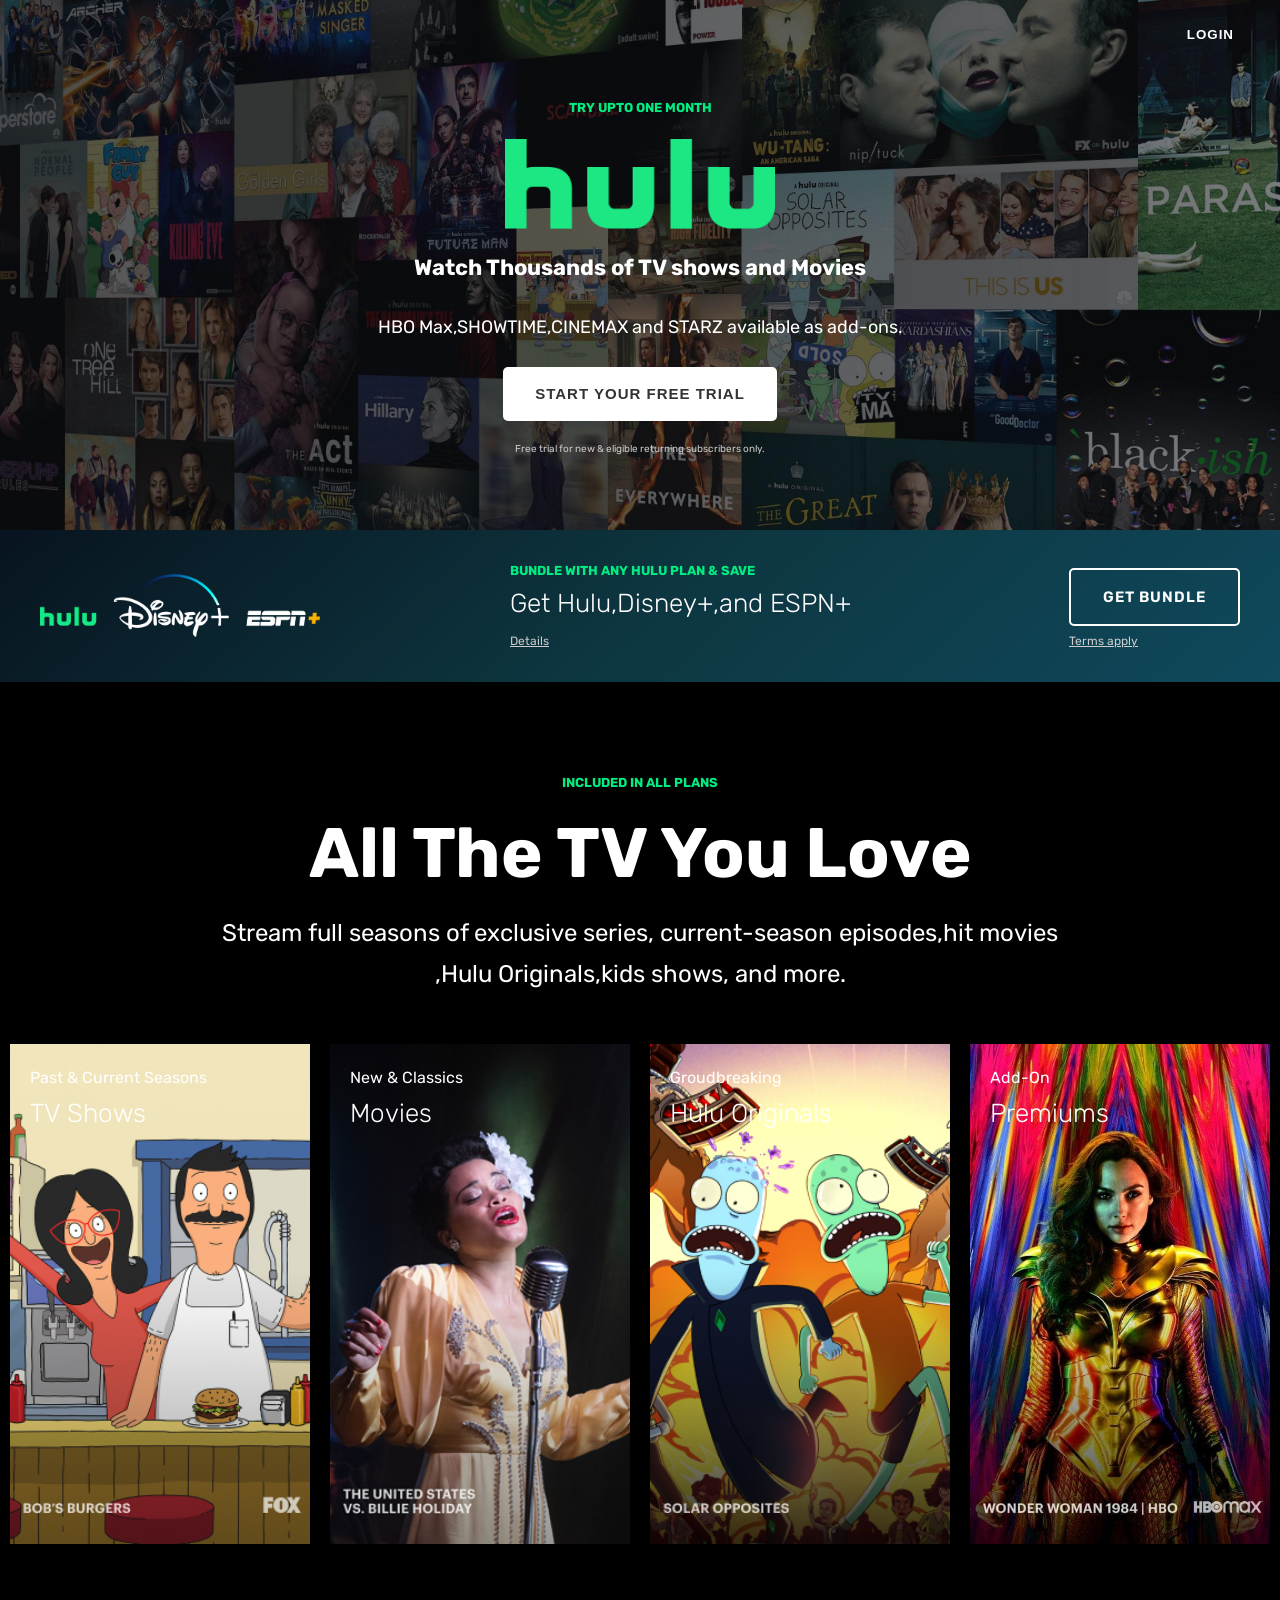
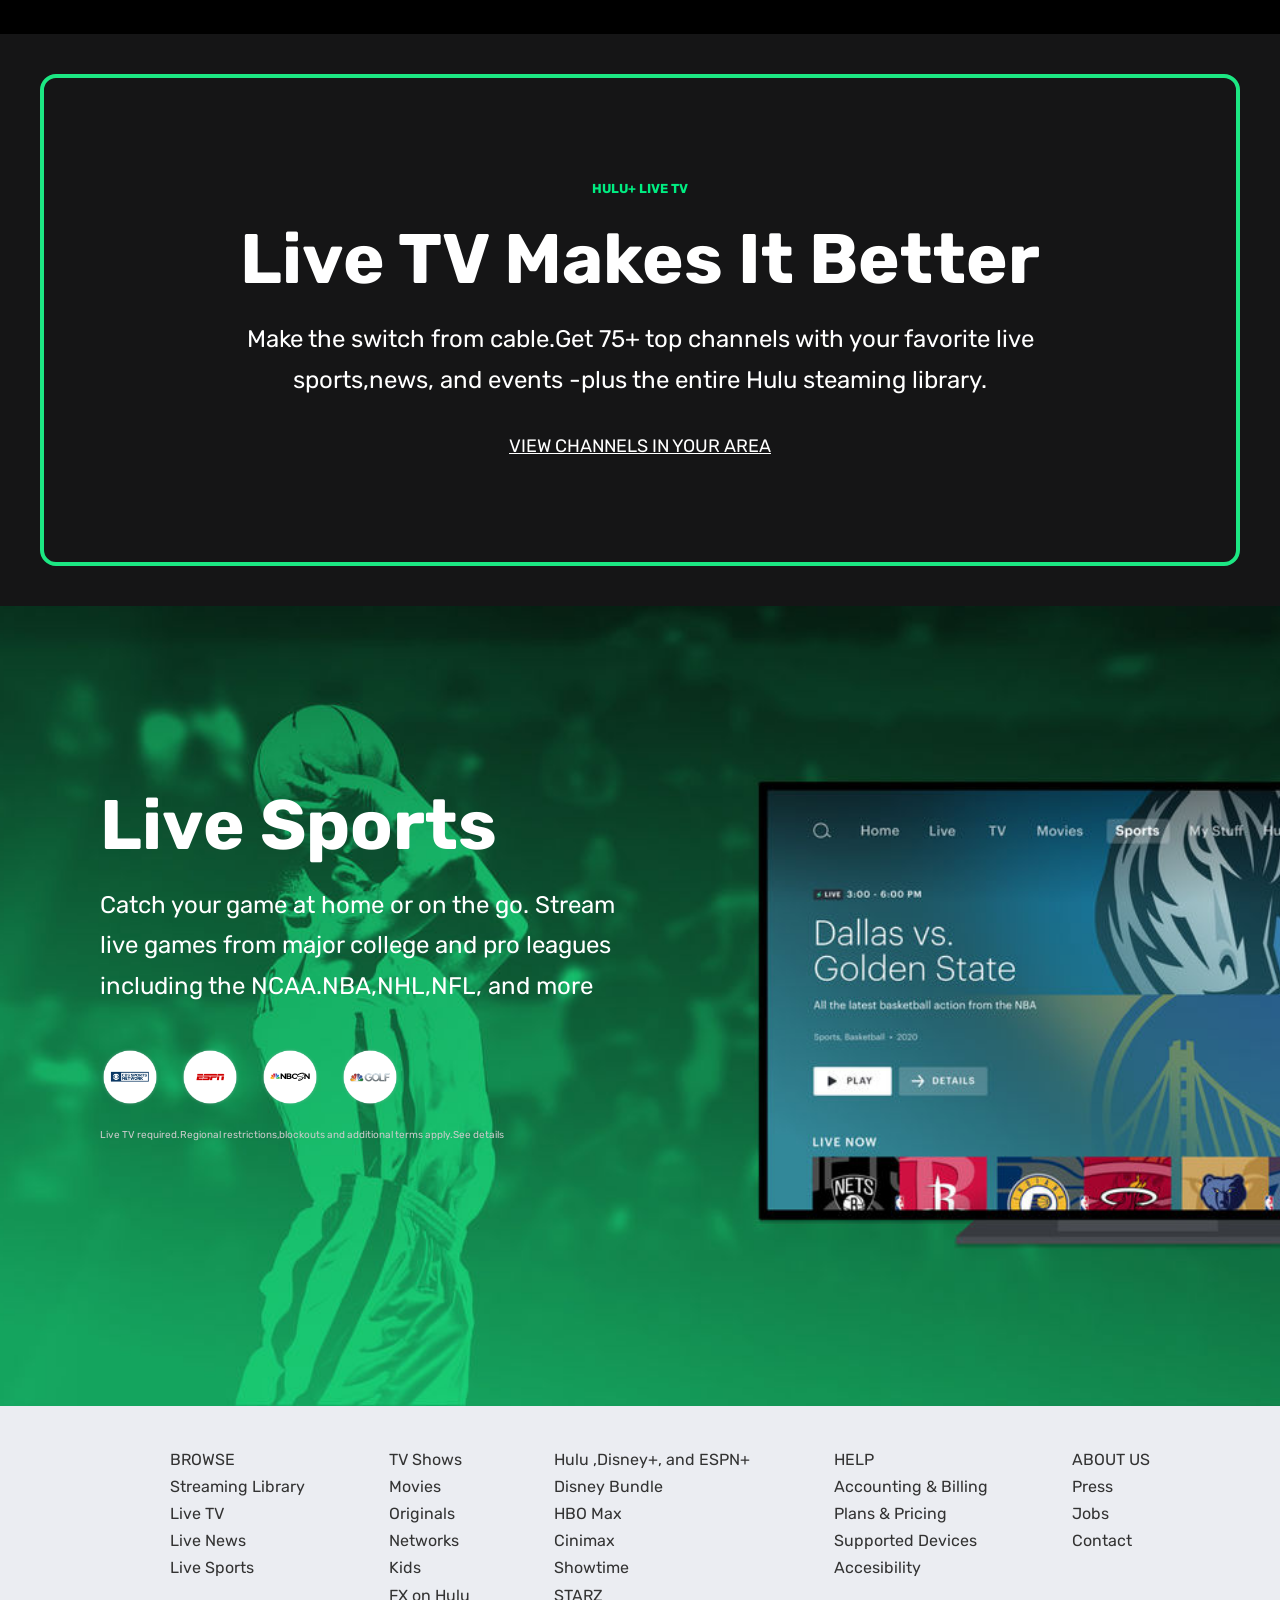
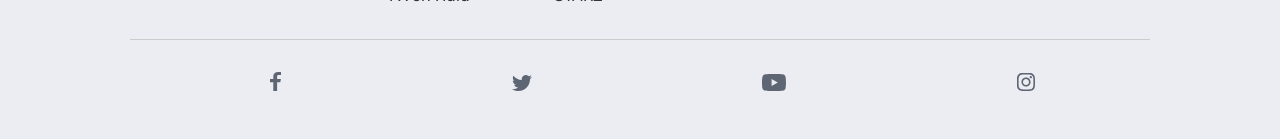
<file: index.html>
<!DOCTYPE html>
<html lang="en">
<head>
    <meta charset="UTF-8">
    <meta name="viewport" content="width=device-width, initial-scale=1.0">
    <link rel="stylesheet" href="style.css">
    <title>Stream TV Movies Live and Online| Hulu</title>
</head>
<body>
    <header class="header">
        <nav>
        <ul>
            <li>
                <button class="login-btn">LogIn</button>
            </li>
        </ul>
        </nav>
        <div class="header-content">
        <h4>Try upto One month</h4>
        <img src="Images/logo.png" alt="Hulu" class="logo">
        <div class="header-text-1">Watch Thousands of TV
            shows and Movies
        </div>
        <div class="header-text-2">HBO Max,SHOWTIME,CINEMAX and STARZ available
            as add-ons.
        </div>
        <button class="btn btn-cta">Start Your Free Trial</button>
        <div class="legal-text">
            Free trial for new & eligible returning subscribers only.
        </div>
        </div>
    </header>
    <section class="sub-header">
      <img src="Images/logos.png"  alt="">
      <div class="getbundle-btn">
        <h4>Bundle with any Hulu plan & save</h4>
        <h3>Get Hulu,Disney+,and ESPN+</h3>
        <a href="#" class="sub-link">Details</a>
      </div> 
      <div>
        <a href="#" class="btn btn-outline">Get Bundle</a>
        <a href="#"  class="sub-link">Terms apply</a>
      </div>
    </section>
    <section class="categories">
        <h4>Included in all plans</h4>
        <div class="text-xl">All The TV You Love</div>
        <div class="sub-text">Stream full seasons of exclusive series,
          current-season episodes,hit movies ,Hulu Originals,kids shows,
          and more.</div>  
        <div class="covers">
           <div class="cover-1">
            <div class="cover-grad"></div>
            <div class="cover-text">
              <div class="sub-title">Past & Current Seasons</div>  
              <h3>TV Shows</h3>
            </div>
           </div> 
           <div class="cover-2">
            <div class="cover-grad"></div>
            <div class="cover-text">
              <div class="sub-title">New & Classics</div>  
              <h3>Movies</h3>
            </div>
           </div> 
           <div class="cover-3">
            <div class="cover-grad"></div>
            <div class="cover-text">
              <div class="sub-title">Groudbreaking</div>  
              <h3>Hulu Originals</h3>
            </div>
           </div> 
           <div class="cover-4">
            <div class="cover-grad"></div>
            <div class="cover-text">
              <div class="sub-title">Add-On</div>  
              <h3>Premiums</h3>
            </div>
           </div> 
        </div>
    </section>
    <section class="live">
    <div class="live-border">
        <h4>Hulu+ Live TV</h4>
        <div class="text-xl">Live TV Makes It Better</div>
        <div class="sub-text">Make the switch from cable.Get 75+ top channels with your favorite
            live sports,news, and events -plus the entire Hulu steaming library.
        </div>
        <a href="#">View Channels in your Area</a> 
    </div>
    </section>
    <section class="live-sports">
        <div class="live-sports-content">
            <div class="text-xl">Live Sports</div>
            <div class="sub-text">Catch your game at home or on the go.
                Stream live games from major college and pro leagues including the NCAA.NBA,NHL,NFL,
                and more
            </div>
            <div class="live-sports-logos">
                <div>
                    <img src="Images/live-sports-logo-1.png" alt=""/>
                </div>
                <div>
                    <img src="Images/live-sports-logo-2.png" alt=""/>
                </div>
                <div>
                    <img src="Images/live-sports-logo-3.svg" alt=""/>
                </div>
                <div>
                    <img src="Images/live-sports-logo-4.png" alt=""/>
                </div>
            </div>
        <div class="legal-text">
        Live TV required.Regional restrictions,blockouts and 
        additional
        terms apply.See details
        </div>
        </div>
    </section>
    <footer class="footer">
    <div class="footer-container">
       <div class="footer-lists">
        <ul>
            <li class="list-head">BROWSE</li>
            <li><a href="#">Streaming Library</a></li>
            <li><a href="#">Live TV</a></li>
            <li><a href="#">Live News</a></li>
            <li><a href="#">Live Sports</a></li>

        </ul>
        <ul>
            <li><a href="#">TV Shows</a></li>
            <li><a href="#">Movies</a></li>
            <li><a href="#">Originals</a></li>
            <li><a href="#">Networks</a></li>
            <li><a href="#">Kids</a></li>
            <li><a href="#">FX on Hulu</a></li>

        </ul>
        <ul>
            <li><a href="#">Hulu ,Disney+, and ESPN+</a></li>
            <li><a href="#">Disney Bundle</a></li>
            <li><a href="#">HBO Max</a></li>
            <li><a href="#">Cinimax</a></li>
            <li><a href="#">Showtime</a></li>
            <li><a href="#">STARZ</a></li>

        </ul>
        <ul>
            <li class="list-head">HELP</li>
            <li><a href="#">Accounting & Billing</a></li>
            <li><a href="#">Plans & Pricing</a></li>
            <li><a href="#">Supported Devices</a></li>
            <li><a href="#">Accesibility</a></li>
            

        </ul>
        <ul>
            <li class="list-head">ABOUT US</li>
            <li><a href="#">Press</a></li>
            <li><a href="#">Jobs</a></li>
            <li><a href="#">Contact</a></li>
           
            

        </ul>
       </div>
    <div class="divider"></div>
       <div class="social-icons">
        <a href="#"><img src="Images/facebook.svg" width="60%" height="60%" alt=""/></a>
        <a href="#"><img src="Images/twitter.svg"  width="60%" height="60%" alt=""/></a>
        <a href="#"><img src="Images/youtube.svg"  width="60%" height="60%" alt=""/></a>
        <a href="#"><img src="Images/instagram.svg"  width="60%" height="60%" alt=""/></a>
       </div>
    </div>
    </footer>
    
    
    

    
</body>
</html>
</file>
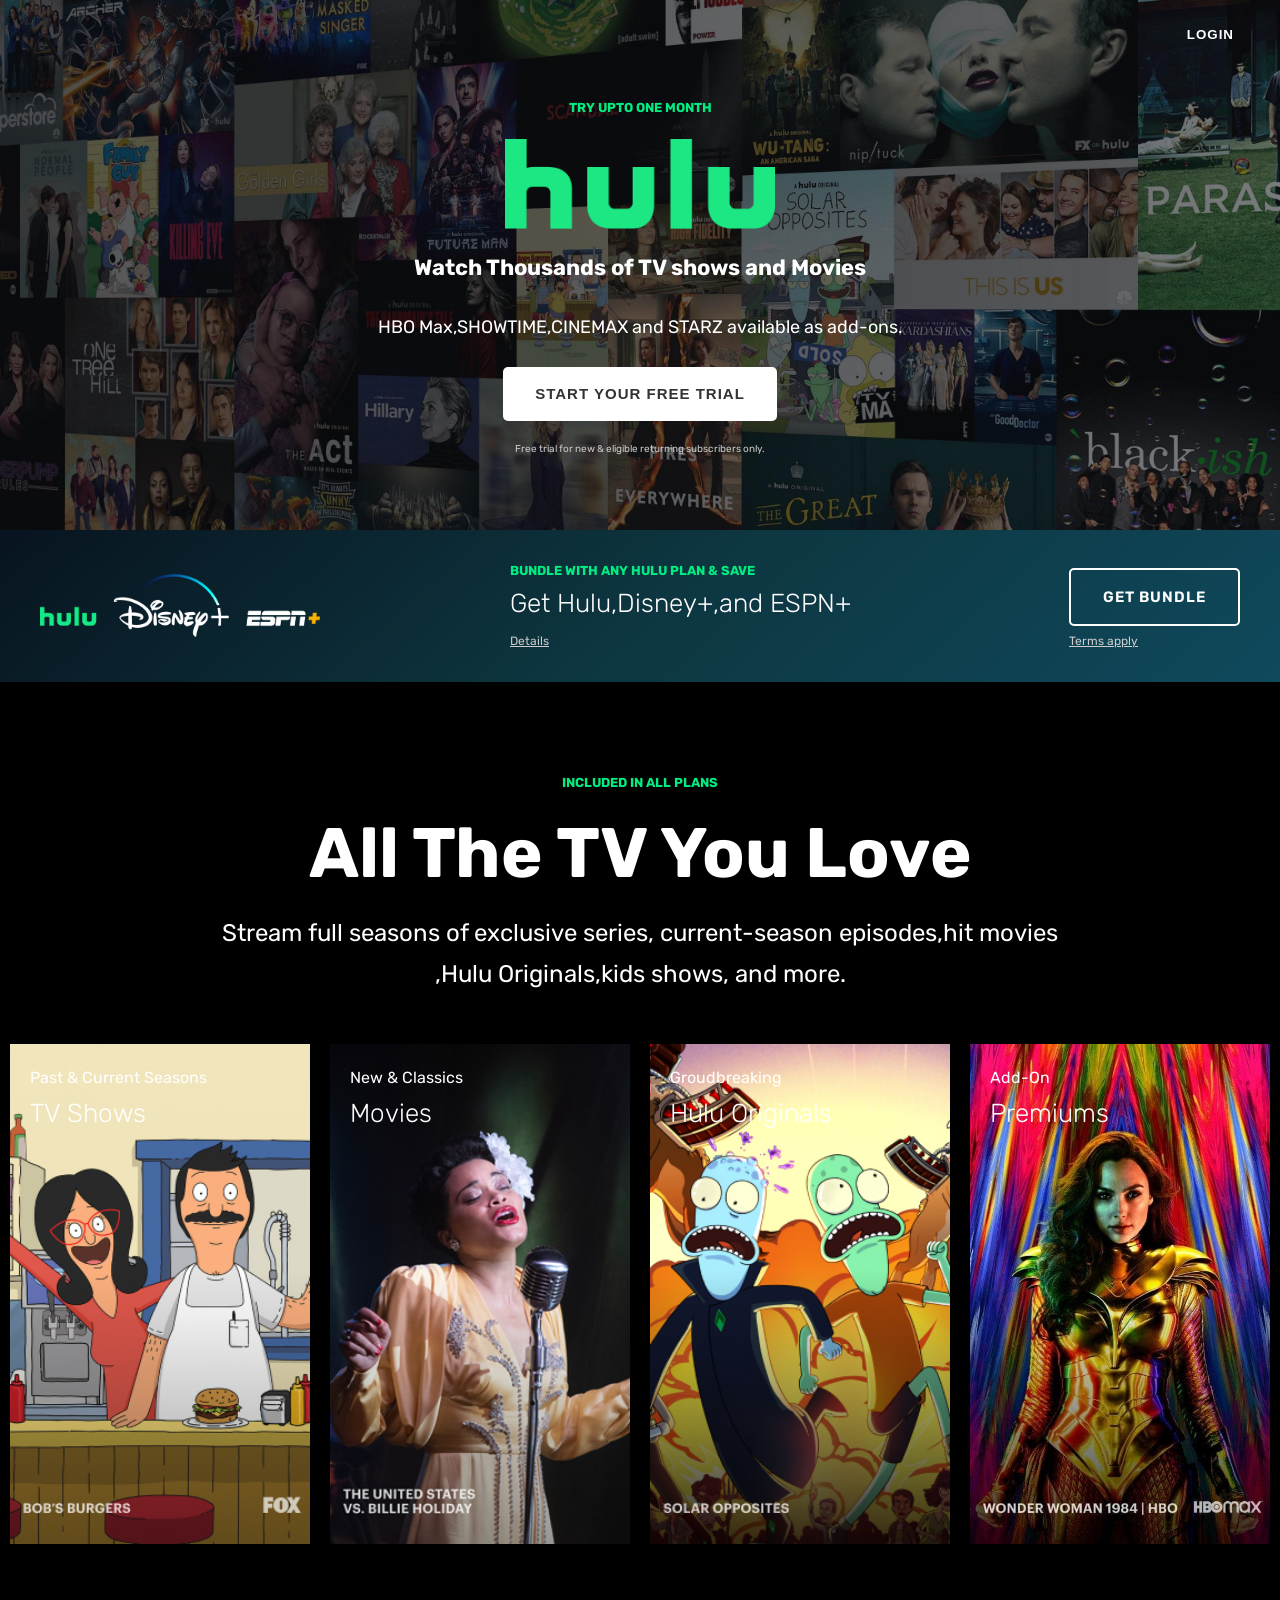
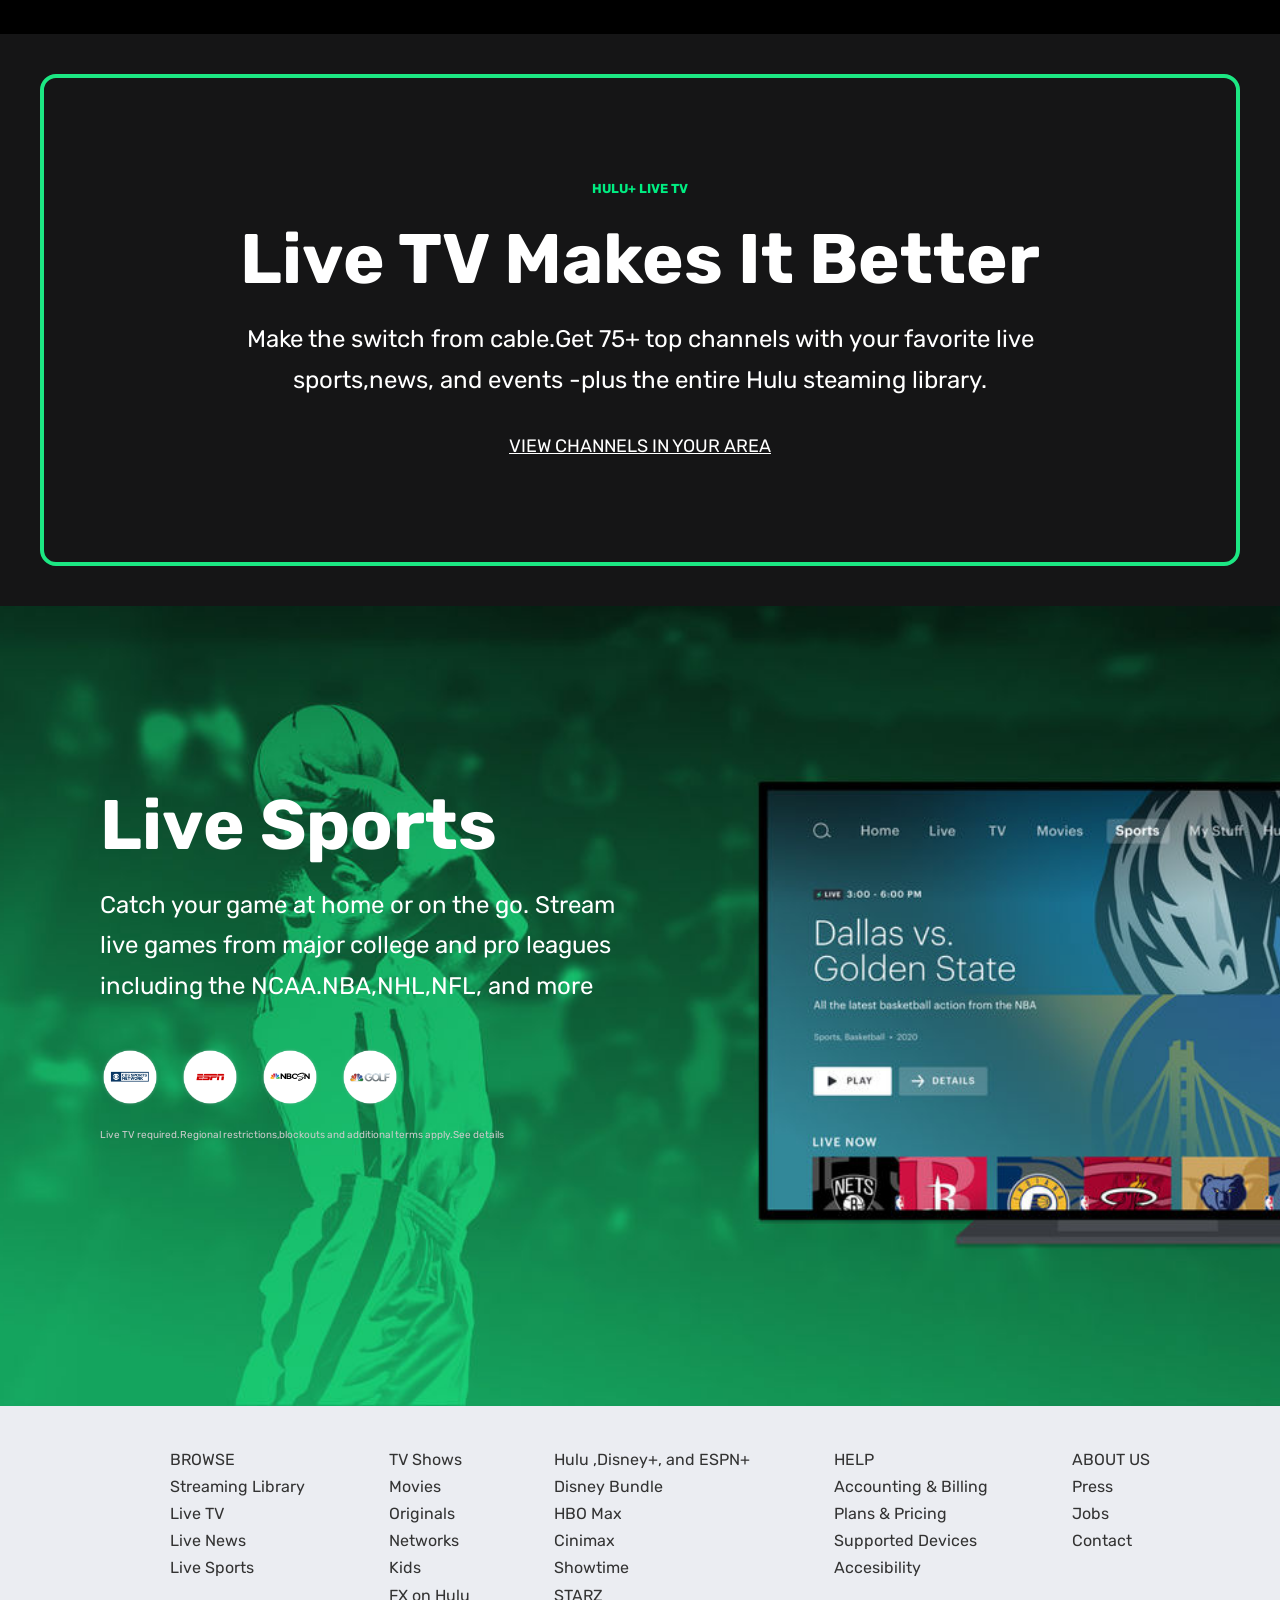
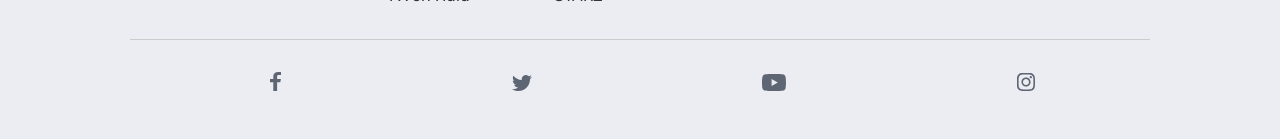
<file: index2.html>
<!DOCTYPE html>
<html lang="en">
<head>
    <meta charset="UTF-8">
    <meta name="viewport" content="width=device-width, initial-scale=1.0">
    <link rel="stylesheet" href="index2.css">
    <title>Stream TV Movies Live and Online| Hulu</title>
</head>
<body>
    <header class="header">
        <nav>
        <ul>
            <li>
                <button class="login-btn">LogIn</button>
            </li>
        </ul>
        </nav>
        <div class="header-content">
        <h4>Try upto One month</h4>
        <img src="Images/logo.png" alt="Hulu" class="logo">
        <div class="header-text-1">Watch Thousands of TV
            shows and Movies
        </div>
        <div class="header-text-2">HBO Max,SHOWTIME,CINEMAX and STARZ available
            as add-ons.
        </div>
        <button class="btn btn-cta">Start Your Free Trial</button>
        <div class="legal-text">
            Free trial for new & eligible returning subscribers only.
        </div>
        </div>
    </header>
    <section class="sub-header">
      <img src="Images/logos.png"  alt="">
      <div class="getbundle-btn">
        <h4>Bundle with any Hulu plan & save</h4>
        <h3>Get Hulu,Disney+,and ESPN+</h3>
        <a href="#" class="sub-link">Details</a>
      </div> 
      <div>
        <a href="#" class="btn btn-outline">Get Bundle</a>
        <a href="#"  class="sub-link">Terms apply</a>
      </div>
    </section>
    <section class="categories">
        <h4>Included in all plans</h4>
        <div class="text-xl">All The TV You Love</div>
        <div class="sub-text">Stream full seasons of exclusive series,
          current-season episodes,hit movies ,Hulu Originals,kids shows,
          and more.</div>  
        <div class="covers">
           <div class="cover-1">
            <div class="cover-grad"></div>
            <div class="cover-text">
              <div class="sub-title">Past & Current Seasons</div>  
              <h3>TV Shows</h3>
            </div>
           </div> 
           <div class="cover-2">
            <div class="cover-grad"></div>
            <div class="cover-text">
              <div class="sub-title">New & Classics</div>  
              <h3>Movies</h3>
            </div>
           </div> 
           <div class="cover-3">
            <div class="cover-grad"></div>
            <div class="cover-text">
              <div class="sub-title">Groudbreaking</div>  
              <h3>Hulu Originals</h3>
            </div>
           </div> 
           <div class="cover-4">
            <div class="cover-grad"></div>
            <div class="cover-text">
              <div class="sub-title">Add-On</div>  
              <h3>Premiums</h3>
            </div>
           </div> 
        </div>
    </section>
    <section class="live">
    <div class="live-border">
        <h4>Hulu+ Live TV</h4>
        <div class="text-xl">Live TV Makes It Better</div>
        <div class="sub-text">Make the switch from cable.Get 75+ top channels with your favorite
            live sports,news, and events -plus the entire Hulu steaming library.
        </div>
        <a href="#">View Channels in your Area</a> 
    </div>
    </section>
    <section class="live-sports">
        <div class="live-sports-content">
            <div class="text-xl">Live Sports</div>
            <div class="sub-text">Catch your game at home or on the go.
                Stream live games from major college and pro leagues including the NCAA.NBA,NHL,NFL,
                and more
            </div>
            <div class="live-sports-logos">
                <div>
                    <img src="Images/live-sports-logo-1.png" alt=""/>
                </div>
                <div>
                    <img src="Images/live-sports-logo-2.png" alt=""/>
                </div>
                <div>
                    <img src="Images/live-sports-logo-3.svg" alt=""/>
                </div>
                <div>
                    <img src="Images/live-sports-logo-4.png" alt=""/>
                </div>
            </div>
        <div class="legal-text">
        Live TV required.Regional restrictions,blockouts and 
        additional
        terms apply.See details
        </div>
        </div>
    </section>
    <footer class="footer">
    <div class="footer-container">
       <div class="footer-lists">
        <ul>
            <li class="list-head">BROWSE</li>
            <li><a href="#">Streaming Library</a></li>
            <li><a href="#">Live TV</a></li>
            <li><a href="#">Live News</a></li>
            <li><a href="#">Live Sports</a></li>

        </ul>
        <ul>
            <li><a href="#">TV Shows</a></li>
            <li><a href="#">Movies</a></li>
            <li><a href="#">Originals</a></li>
            <li><a href="#">Networks</a></li>
            <li><a href="#">Kids</a></li>
            <li><a href="#">FX on Hulu</a></li>

        </ul>
        <ul>
            <li><a href="#">Hulu ,Disney+, and ESPN+</a></li>
            <li><a href="#">Disney Bundle</a></li>
            <li><a href="#">HBO Max</a></li>
            <li><a href="#">Cinimax</a></li>
            <li><a href="#">Showtime</a></li>
            <li><a href="#">STARZ</a></li>

        </ul>
        <ul>
            <li class="list-head">HELP</li>
            <li><a href="#">Accounting & Billing</a></li>
            <li><a href="#">Plans & Pricing</a></li>
            <li><a href="#">Supported Devices</a></li>
            <li><a href="#">Accesibility</a></li>
            

        </ul>
        <ul>
            <li class="list-head">ABOUT US</li>
            <li><a href="#">Press</a></li>
            <li><a href="#">Jobs</a></li>
            <li><a href="#">Contact</a></li>
           
            

        </ul>
       </div>
    <div class="divider"></div>
       <div class="social-icons">
        <a href="#"><img src="Images/facebook.svg" width="60%" height="60%" alt=""/></a>
        <a href="#"><img src="Images/twitter.svg"  width="60%" height="60%" alt=""/></a>
        <a href="#"><img src="Images/youtube.svg"  width="60%" height="60%" alt=""/></a>
        <a href="#"><img src="Images/instagram.svg"  width="60%" height="60%" alt=""/></a>
       </div>
    </div>
    </footer>
    
    
    

    
</body>
</html>
</file>
<file: style.css>
@import url('https://fonts.googleapis.com/css2?family=Rubik:wght@300;400;600;700&display=swap');
*{
    box-sizing:border-box;
    margin: 0;
    padding 0;
}

html,
body{
    font-family: 'Rubik',sans-serif;
    background: #000;
    color: #fff;
    line-height: 1.7;
    overflow-x: hidden;
}
a{
    color:#fff;
    text-decoration: none;

}
a:hover{
    color:#ccc;

}
ul{
    list-style-type: none;
}
img{
    width: 100%;
}
h3{
    font-size: 26px;
    font-weight: 300;
}
h4{
    color:#00ed82;
    font-size: 13px;
    text-transform: uppercase;
}
.btn{
    display: inline-block;
    background: #fff;
    color:#333;
    min-width:135px;
    padding:20px 32px;
    font-size:15px;
    font-weight: 600;
    line-height: 14px;
    border:none;
    border-radius: 5px;
    letter-spacing: 1px;
    cursor: pointer;
    text-transform: uppercase;
}
.btn-cta:hover{
    opacity: 0.8;
}
.btn-outline{
    background: none;
    color:#fff;
    border: 2px solid #fff;
}
.btn-outline:hover{
       color: #fff;
       border-color: #ccc;

}
.btn-dark{
    background: #000;
    color:#fff;
}
.legal-text{
    font-size:10px;
    color:#ccc;
    margin-top: 20px;
}
.sub-link{
    display:block;
    color:#ccc;
    font-size:12px;
    margin-top:5px;
    text-decoration:underline;
}
.text-xl{
    font-size: 70px;
    font-weight: bold;
}
.sub-text{
    max-width: 850px;
    margin-bottom: 10px;
    font-size:24px;
}
/*header*/
.header{
    height: 530px;
    background: url(Images/header.jpg) no-repeat center center/cover;
}
.header nav{
    display: flex;
    justify-content: flex-end;
    padding: 20px 40px;
}
.header nav .login-btn{
    cursor: pointer;
    background:none;
    border: none;
    color: #fff;
    font-weight: bold;
    text-transform: uppercase;
    letter-spacing: 1px;
}
.header .logo{
    width: 270px;
    margin:20px 0;
}
.header .header-content
{
    display:flex;
    flex-direction: column;
    justify-content: flex-start;
    align-items: center;
    margin-top: 30px;
}

.header .header-text-1
{
    font-size: 22px;
    font-weight: bold;

}
.header .header-text-2
{
    font-size: 18px;
    margin: 25px 0;
    
}

/*sub header*/
.sub-header
{
    display: grid;
    grid-template-columns: 2fr 4fr 2fr;
    gap: 40px;
    align-items: center;
    padding: 30px 40px;
    background: linear-gradient(
      318.68deg,
      #0f495c 0%,
      #0d3640 49.72%,
      #08141f 100%

    );

}
.getbundle-btn{
    margin-left: 150px;
}
.sub-header >div:last-of-type{
    justify-self: end;
    align-self: end;
}
.sub-header >div:last-of-type.sub-link{
   text-align: center;
}
/*categories*/
.categories{
    display: flex;
    flex-direction: column;
    align-items: center;
    justify-content: center;
    text-align: center;
    padding: 90px 40px;
}
.categories .covers
{
    display: grid;
    grid-template-columns: repeat(4,1fr);
    gap:20px;
    margin-top:40px;

}
.categories .covers >div{
    height: 500px;
    width: 300px;
    position: relative;
}
.categories .cover-grad{
    position: absolute;
    top: 0;
    left:0;
    width:100%;
    height:100%;
    background: linear-gradient(
        156.82deg,
        rgba(0,0,0,0.6) 4.58%
        rgba(0,0,0,0)69.61%
    ),
    linear-gradient(24.5deg,rgba(0,0,0,0.2)4.71%,rgba(0,0,0,0)
    71.49%);
}
.categories .cover-text{
    position: absolute;
    top:20px;
    left:20px;
    text-align: left;

}
.cover-1{
    background: url(Images/cover-1.jpg)no-repeat center center/cover;
}
.cover-2{
    background: url(Images/cover-2.jpg)no-repeat center center/cover;
}
.cover-3{
    background: url(Images/cover-3.jpg)no-repeat center center/cover;
}
.cover-4{
    background: url(Images/cover-4.jpg)no-repeat center center/cover;
}
/*live*/
.live{
    background: #151516;
    padding: 40px;
}
.live-border{
    border:4px solid #1ce783;
    border-radius:16px;
    padding: 100px;
    display: flex;
    flex-direction: column;
    align-items: center;
    justify-content: center;
    text-align: center;
}
.live a{
    text-transform: uppercase;
    font-size: 18px;
    margin-top: 20px;
    text-decoration: underline;
}
/*live sports*/
.live-sports{
    background: url(Images/live-sports.jpg)no-repeat center center/cover;
    height: 800px;
    position: relative;
}
.live-sports-content{
    position: absolute;
    top:160px;
    left:100px;
    max-width: 550px;
}
.live-sports-logos{
    width:300px;
    margin-top:40px;
    display:flex;
    align-items: center;
    justify-content: space-between;
}
.live-sports-logos >div{
    background:url(Images/network-logo-bg.png) no-repeat center center/cover ;
    height: 60px;
    width: 60px;
    display: flex;
    justify-content: center;
    align-items: center;
}
.live-sports-logos img{
    width: 40px;
}
/*footer*/
.footer{
    background: #ebedf2;
    color: #333;
}
.footer a{
    color:#333;

    
}
.footer-container{
    max-width: 1100px;
    margin: auto;
    padding: 40px;
}
.footer-lists{
    display: flex;
    justify-content: space-between;
}
.footer-list .list-head{
    text-transform: uppercase;
    font-weight: bold;
    margin-bottom: 5px;
}
.divider{
    width:100%;
    height: 3px;
    border-top: 1px #ccc solid;
    margin: 30px 0;
}
.social-icons{
    display: flex;
   justify-content: center;
   justify-content: space-around;
   align-items: center;
   

    margin-left: 25px;
}
.

/*media queries*/
@media(max-width:1100px)
{
.categories.covers{
    grid-template-columns: 1fr 1fr;
}
.getbundle-btn{
    margin-left: 0;
}
}
@media(max-width:768px)
{
.header .logo{
    width: 200px;

}
.header .header-content{
    text-align: center;
    padding: 0 20px;
}
.header .header-text-1
{
    margin-bottom: 40px;
}
.header .header-text-2
{
    display: none;
}
.sub-header{
    grid-template-columns: 1fr;
    text-align: center;
    gap:20px;
}
.sub-header img{
    width: 250px;
    margin: auto;
}
.sub-header >div:last-of-type{
    justify-self: center;
    align-self: center;
}
.text-xl{
    line-height: 1.3;
    font-size: 40px;
}
.sub-text{
    font-size:20px;
}
.categories.covers{
    grid-template-columns: 1fr;
}
.live-border{
    padding: 30px 10px;
}
.live-sports{
    background: url(Images/live-sports-small.jpg) no-repeat center center/cover;

}
.live-sports-content{
    top:30px;
    left:30px;
    margin-top:60px;
}
.footer-lists{
    flex-direction: column;
}

}
</file>
<file: index2.css>
@import url('https://fonts.googleapis.com/css2?family=Rubik:wght@300;400;600;700&display=swap');
*{
    box-sizing:border-box;
    margin: 0;
    padding 0;
}

html,
body{
    font-family: 'Rubik',sans-serif;
    background: #000;
    color: #fff;
    line-height: 1.7;
    overflow-x: hidden;
}
a{
    color:#fff;
    text-decoration: none;

}
a:hover{
    color:#ccc;

}
ul{
    list-style-type: none;
}
img{
    width: 100%;
}
h3{
    font-size: 26px;
    font-weight: 300;
}
h4{
    color:#00ed82;
    font-size: 13px;
    text-transform: uppercase;
}
.btn{
    display: inline-block;
    background: #fff;
    color:#333;
    min-width:135px;
    padding:20px 32px;
    font-size:15px;
    font-weight: 600;
    line-height: 14px;
    border:none;
    border-radius: 5px;
    letter-spacing: 1px;
    cursor: pointer;
    text-transform: uppercase;
}
.btn-cta:hover{
    opacity: 0.8;
}
.btn-outline{
    background: none;
    color:#fff;
    border: 2px solid #fff;
}
.btn-outline:hover{
       color: #fff;
       border-color: #ccc;

}
.btn-dark{
    background: #000;
    color:#fff;
}
.legal-text{
    font-size:10px;
    color:#ccc;
    margin-top: 20px;
}
.sub-link{
    display:block;
    color:#ccc;
    font-size:12px;
    margin-top:5px;
    text-decoration:underline;
}
.text-xl{
    font-size: 70px;
    font-weight: bold;
}
.sub-text{
    max-width: 850px;
    margin-bottom: 10px;
    font-size:24px;
}
/*header*/
.header{
    height: 530px;
    background: url(Images/header.jpg) no-repeat center center/cover;
}
.header nav{
    display: flex;
    justify-content: flex-end;
    padding: 20px 40px;
}
.header nav .login-btn{
    cursor: pointer;
    background:none;
    border: none;
    color: #fff;
    font-weight: bold;
    text-transform: uppercase;
    letter-spacing: 1px;
}
.header .logo{
    width: 270px;
    margin:20px 0;
}
.header .header-content
{
    display:flex;
    flex-direction: column;
    justify-content: flex-start;
    align-items: center;
    margin-top: 30px;
}

.header .header-text-1
{
    font-size: 22px;
    font-weight: bold;

}
.header .header-text-2
{
    font-size: 18px;
    margin: 25px 0;
    
}

/*sub header*/
.sub-header
{
    display: grid;
    grid-template-columns: 2fr 4fr 2fr;
    gap: 40px;
    align-items: center;
    padding: 30px 40px;
    background: linear-gradient(
      318.68deg,
      #0f495c 0%,
      #0d3640 49.72%,
      #08141f 100%

    );

}
.getbundle-btn{
    margin-left: 150px;
}
.sub-header >div:last-of-type{
    justify-self: end;
    align-self: end;
}
.sub-header >div:last-of-type.sub-link{
   text-align: center;
}
/*categories*/
.categories{
    display: flex;
    flex-direction: column;
    align-items: center;
    justify-content: center;
    text-align: center;
    padding: 90px 40px;
}
.categories .covers
{
    display: grid;
    grid-template-columns: repeat(4,1fr);
    gap:20px;
    margin-top:40px;

}
.categories .covers >div{
    height: 500px;
    width: 300px;
    position: relative;
}
.categories .cover-grad{
    position: absolute;
    top: 0;
    left:0;
    width:100%;
    height:100%;
    background: linear-gradient(
        156.82deg,
        rgba(0,0,0,0.6) 4.58%
        rgba(0,0,0,0)69.61%
    ),
    linear-gradient(24.5deg,rgba(0,0,0,0.2)4.71%,rgba(0,0,0,0)
    71.49%);
}
.categories .cover-text{
    position: absolute;
    top:20px;
    left:20px;
    text-align: left;

}
.cover-1{
    background: url(Images/cover-1.jpg)no-repeat center center/cover;
}
.cover-2{
    background: url(Images/cover-2.jpg)no-repeat center center/cover;
}
.cover-3{
    background: url(Images/cover-3.jpg)no-repeat center center/cover;
}
.cover-4{
    background: url(Images/cover-4.jpg)no-repeat center center/cover;
}
/*live*/
.live{
    background: #151516;
    padding: 40px;
}
.live-border{
    border:4px solid #1ce783;
    border-radius:16px;
    padding: 100px;
    display: flex;
    flex-direction: column;
    align-items: center;
    justify-content: center;
    text-align: center;
}
.live a{
    text-transform: uppercase;
    font-size: 18px;
    margin-top: 20px;
    text-decoration: underline;
}
/*live sports*/
.live-sports{
    background: url(Images/live-sports.jpg)no-repeat center center/cover;
    height: 800px;
    position: relative;
}
.live-sports-content{
    position: absolute;
    top:160px;
    left:100px;
    max-width: 550px;
}
.live-sports-logos{
    width:300px;
    margin-top:40px;
    display:flex;
    align-items: center;
    justify-content: space-between;
}
.live-sports-logos >div{
    background:url(Images/network-logo-bg.png) no-repeat center center/cover ;
    height: 60px;
    width: 60px;
    display: flex;
    justify-content: center;
    align-items: center;
}
.live-sports-logos img{
    width: 40px;
}
/*footer*/
.footer{
    background: #ebedf2;
    color: #333;
}
.footer a{
    color:#333;

    
}
.footer-container{
    max-width: 1100px;
    margin: auto;
    padding: 40px;
}
.footer-lists{
    display: flex;
    justify-content: space-between;
}
.footer-list .list-head{
    text-transform: uppercase;
    font-weight: bold;
    margin-bottom: 5px;
}
.divider{
    width:100%;
    height: 3px;
    border-top: 1px #ccc solid;
    margin: 30px 0;
}
.social-icons{
    display: flex;
   justify-content: center;
   justify-content: space-around;
   align-items: center;
   

    margin-left: 25px;
}
.

/*media queries*/
@media(max-width:1100px)
{
.categories.covers{
    grid-template-columns: 1fr 1fr;
}
.getbundle-btn{
    margin-left: 0;
}
}
@media(max-width:768px)
{
.header .logo{
    width: 200px;

}
.header .header-content{
    text-align: center;
    padding: 0 20px;
}
.header .header-text-1
{
    margin-bottom: 40px;
}
.header .header-text-2
{
    display: none;
}
.sub-header{
    grid-template-columns: 1fr;
    text-align: center;
    gap:20px;
}
.sub-header img{
    width: 250px;
    margin: auto;
}
.sub-header >div:last-of-type{
    justify-self: center;
    align-self: center;
}
.text-xl{
    line-height: 1.3;
    font-size: 40px;
}
.sub-text{
    font-size:20px;
}
.categories.covers{
    grid-template-columns: 1fr;
}
.live-border{
    padding: 30px 10px;
}
.live-sports{
    background: url(Images/live-sports-small.jpg) no-repeat center center/cover;

}
.live-sports-content{
    top:30px;
    left:30px;
    margin-top:60px;
}
.footer-lists{
    flex-direction: column;
}

}
</file>
